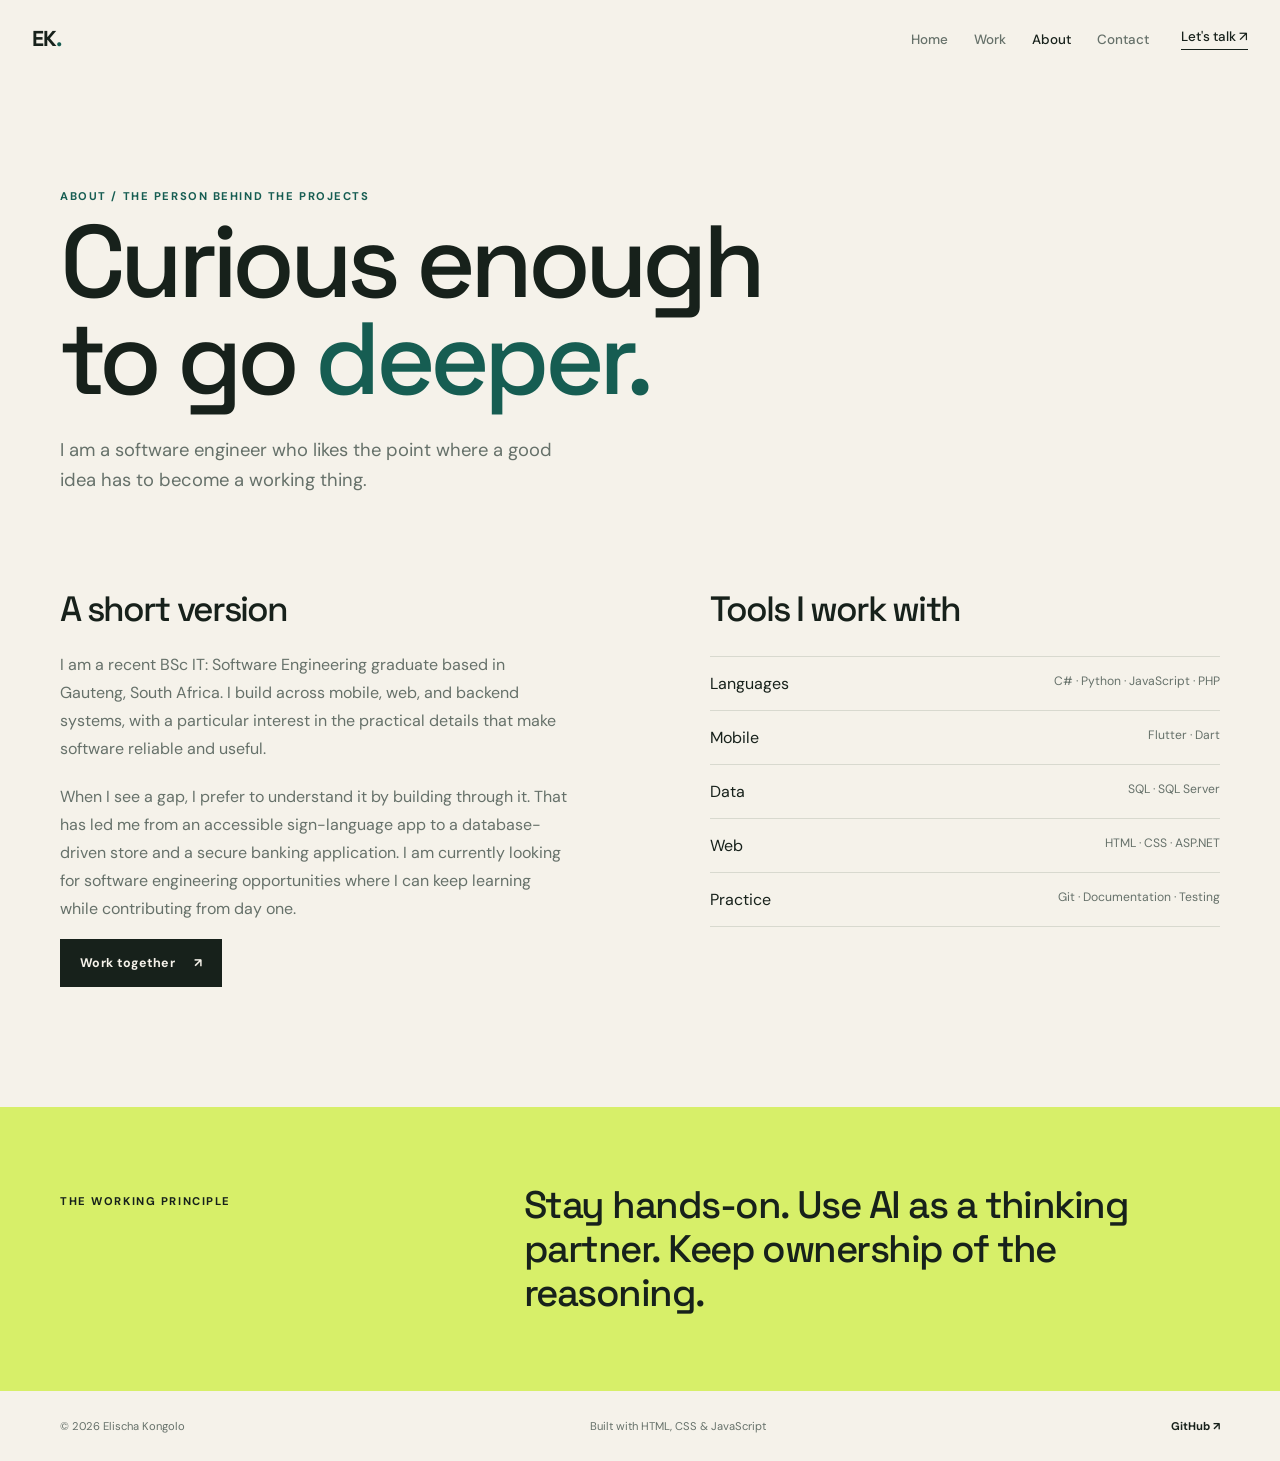
<file: about.html>
<!doctype html>
<html lang="en">
<head>
  <meta charset="utf-8">
  <meta name="viewport" content="width=device-width, initial-scale=1">
  <meta name="description" content="About Elischa Kongolo, software engineer.">
  <title>About | Elischa Kongolo</title>
  <link rel="stylesheet" href="styles.css">
</head>
<body>
  <header class="site-header"><a class="wordmark" href="index.html">EK<span>.</span></a><nav aria-label="Primary navigation"><a href="index.html">Home</a><a href="work.html">Work</a><a class="active" href="about.html">About</a><a href="contact.html">Contact</a></nav><a class="header-link" href="contact.html">Let's talk <span aria-hidden="true">↗</span></a></header>
  <main>
    <section class="inner-hero page-wrap"><p class="eyebrow">About / The person behind the projects</p><h1>Curious enough<br>to go <em>deeper.</em></h1><p class="hero-lede">I am a software engineer who likes the point where a good idea has to become a working thing.</p></section>
    <section class="bio-grid page-wrap"><div><h2>A short version</h2><p>I am a recent BSc IT: Software Engineering graduate based in Gauteng, South Africa. I build across mobile, web, and backend systems, with a particular interest in the practical details that make software reliable and useful.</p><p>When I see a gap, I prefer to understand it by building through it. That has led me from an accessible sign-language app to a database-driven store and a secure banking application. I am currently looking for software engineering opportunities where I can keep learning while contributing from day one.</p><a class="button button-dark" href="contact.html">Work together <span aria-hidden="true">↗</span></a></div><div><h2>Tools I work with</h2><div class="skill-list"><div class="skill-row"><span>Languages</span><span>C# · Python · JavaScript · PHP</span></div><div class="skill-row"><span>Mobile</span><span>Flutter · Dart</span></div><div class="skill-row"><span>Data</span><span>SQL · SQL Server</span></div><div class="skill-row"><span>Web</span><span>HTML · CSS · ASP.NET</span></div><div class="skill-row"><span>Practice</span><span>Git · Documentation · Testing</span></div></div></div></section>
    <section class="statement-band"><div class="page-wrap statement-grid"><p class="section-kicker">The working principle</p><p class="statement">Stay hands-on. Use AI as a thinking partner. Keep ownership of the reasoning.</p></div></section>
  </main>
  <footer class="site-footer page-wrap"><span>© 2026 Elischa Kongolo</span><span>Built with HTML, CSS & JavaScript</span><a href="https://github.com/ElischaKongolo" target="_blank" rel="noopener noreferrer">GitHub ↗</a></footer>
  <script src="script.js"></script>
</body>
</html>
</file>
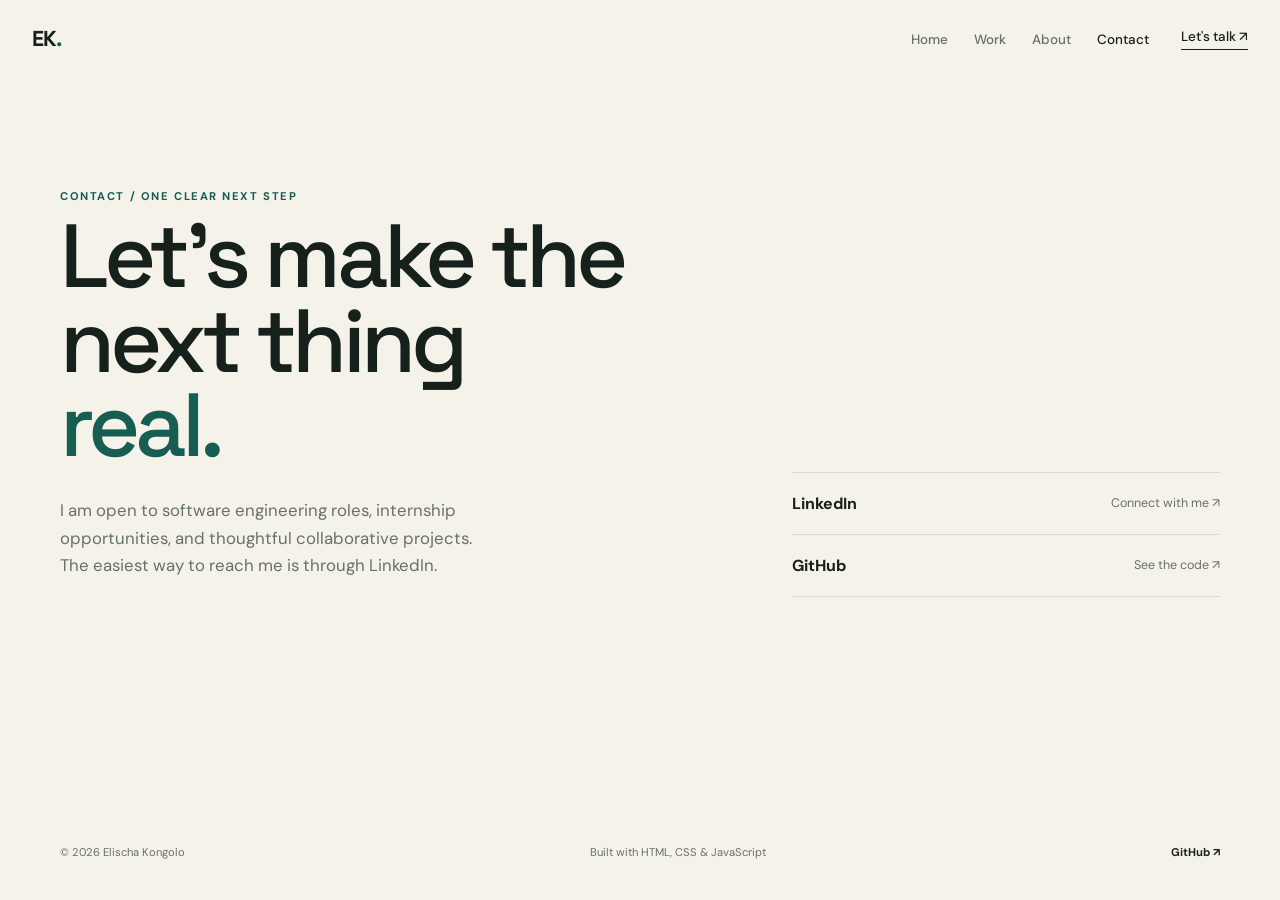
<file: contact.html>
<!doctype html>
<html lang="en">
<head>
  <meta charset="utf-8">
  <meta name="viewport" content="width=device-width, initial-scale=1">
  <meta name="description" content="Contact Elischa Kongolo about software engineering opportunities.">
  <title>Contact | Elischa Kongolo</title>
  <link rel="stylesheet" href="styles.css">
</head>
<body>
  <header class="site-header"><a class="wordmark" href="index.html">EK<span>.</span></a><nav aria-label="Primary navigation"><a href="index.html">Home</a><a href="work.html">Work</a><a href="about.html">About</a><a class="active" href="contact.html">Contact</a></nav><a class="header-link" href="contact.html">Let's talk <span aria-hidden="true">↗</span></a></header>
  <main>
    <section class="inner-hero page-wrap"><p class="eyebrow">Contact / One clear next step</p><div class="contact-layout"><div><h1>Let's make the next thing <em>real.</em></h1><p class="contact-intro">I am open to software engineering roles, internship opportunities, and thoughtful collaborative projects. The easiest way to reach me is through LinkedIn.</p></div><div class="contact-links"><a class="contact-link" href="https://www.linkedin.com/in/elischa-kongolo" target="_blank" rel="noopener noreferrer"><strong>LinkedIn</strong><span>Connect with me ↗</span></a><a class="contact-link" href="https://github.com/ElischaKongolo" target="_blank" rel="noopener noreferrer"><strong>GitHub</strong><span>See the code ↗</span></a></div></div></section>
  </main>
  <footer class="site-footer page-wrap"><span>© 2026 Elischa Kongolo</span><span>Built with HTML, CSS & JavaScript</span><a href="https://github.com/ElischaKongolo" target="_blank" rel="noopener noreferrer">GitHub ↗</a></footer>
  <script src="script.js"></script>
</body>
</html>
</file>
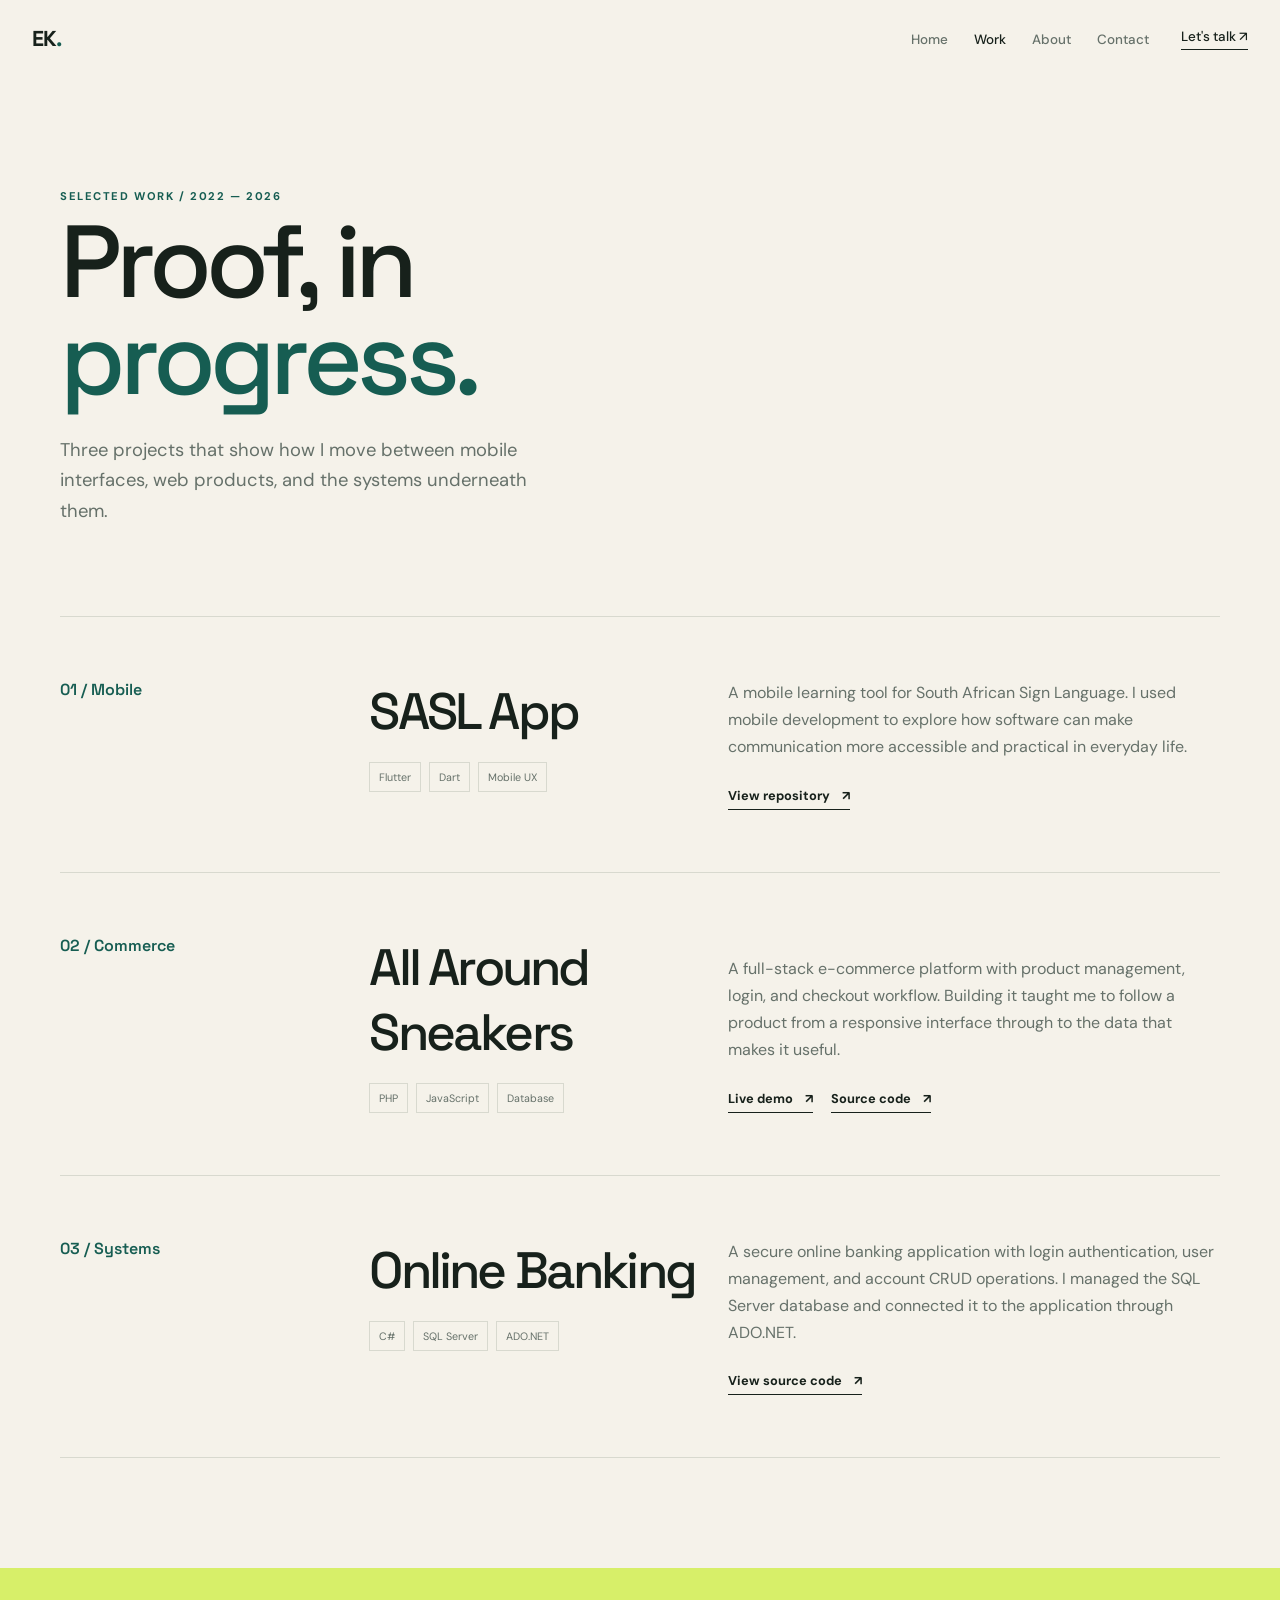
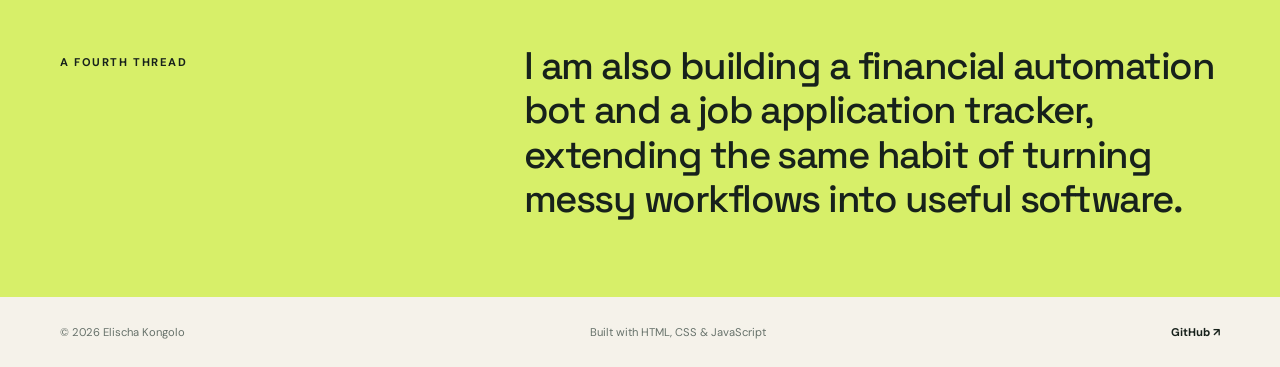
<file: work.html>
<!doctype html>
<html lang="en">
<head>
  <meta charset="utf-8">
  <meta name="viewport" content="width=device-width, initial-scale=1">
  <meta name="description" content="Selected software projects by Elischa Kongolo.">
  <title>Work | Elischa Kongolo</title>
  <link rel="stylesheet" href="styles.css">
</head>
<body>
  <header class="site-header"><a class="wordmark" href="index.html">EK<span>.</span></a><nav aria-label="Primary navigation"><a href="index.html">Home</a><a class="active" href="work.html">Work</a><a href="about.html">About</a><a href="contact.html">Contact</a></nav><a class="header-link" href="contact.html">Let's talk <span aria-hidden="true">↗</span></a></header>
  <main>
    <section class="inner-hero page-wrap"><p class="eyebrow">Selected work / 2022 — 2026</p><h1>Proof, in<br><em>progress.</em></h1><p class="hero-lede">Three projects that show how I move between mobile interfaces, web products, and the systems underneath them.</p></section>
    <section class="work-list page-wrap">
      <article class="work-item" id="sasl"><div class="work-index">01 / Mobile</div><div class="work-content"><div><h2>SASL App</h2><div class="tag-list"><span class="tag">Flutter</span><span class="tag">Dart</span><span class="tag">Mobile UX</span></div></div><div class="work-description"><p>A mobile learning tool for South African Sign Language. I used mobile development to explore how software can make communication more accessible and practical in everyday life.</p><div class="external-links"><a class="text-link" href="https://github.com/NathiDEV-dot/SASL-APP.git" target="_blank" rel="noopener noreferrer">View repository <span aria-hidden="true">↗</span></a></div></div></div></article>
      <article class="work-item" id="sneakers"><div class="work-index">02 / Commerce</div><div class="work-content"><div><h2>All Around Sneakers</h2><div class="tag-list"><span class="tag">PHP</span><span class="tag">JavaScript</span><span class="tag">Database</span></div></div><div class="work-description"><p>A full-stack e-commerce platform with product management, login, and checkout workflow. Building it taught me to follow a product from a responsive interface through to the data that makes it useful.</p><div class="external-links"><a class="text-link" href="https://allaroundsneakers.netlify.app/" target="_blank" rel="noopener noreferrer">Live demo <span aria-hidden="true">↗</span></a><a class="text-link" href="https://github.com/ElischaKongolo/all-around-sneakers.git" target="_blank" rel="noopener noreferrer">Source code <span aria-hidden="true">↗</span></a></div></div></div></article>
      <article class="work-item" id="banking"><div class="work-index">03 / Systems</div><div class="work-content"><div><h2>Online Banking</h2><div class="tag-list"><span class="tag">C#</span><span class="tag">SQL Server</span><span class="tag">ADO.NET</span></div></div><div class="work-description"><p>A secure online banking application with login authentication, user management, and account CRUD operations. I managed the SQL Server database and connected it to the application through ADO.NET.</p><div class="external-links"><a class="text-link" href="https://github.com/ElischaKongolo/OnlineBankingApp.git" target="_blank" rel="noopener noreferrer">View source code <span aria-hidden="true">↗</span></a></div></div></div></article>
    </section>
    <section class="statement-band"><div class="page-wrap statement-grid"><p class="section-kicker">A fourth thread</p><p class="statement">I am also building a financial automation bot and a job application tracker, extending the same habit of turning messy workflows into useful software.</p></div></section>
  </main>
  <footer class="site-footer page-wrap"><span>© 2026 Elischa Kongolo</span><span>Built with HTML, CSS & JavaScript</span><a href="https://github.com/ElischaKongolo" target="_blank" rel="noopener noreferrer">GitHub ↗</a></footer>
  <script src="script.js"></script>
</body>
</html>
</file>
<file: styles.css>
@import url('https://fonts.googleapis.com/css2?family=DM+Sans:wght@400;500;700&family=Space+Grotesk:wght@400;500;600;700&display=swap');

:root { --ink: #17211b; --muted: #66716a; --paper: #f5f2ea; --lime: #d7ef69; --teal: #165d52; --line: #d8d9cf; --orange: #ea7448; font-family: 'DM Sans', Arial, sans-serif; color: var(--ink); background: var(--paper); }
* { box-sizing: border-box; }
html { scroll-behavior: smooth; }
body { margin: 0; background: var(--paper); }
a { color: inherit; text-decoration: none; }
img { display: block; width: 100%; object-fit: cover; }
.page-wrap { width: min(1160px, calc(100% - 64px)); margin: 0 auto; }
.site-header { align-items: center; display: flex; gap: 32px; justify-content: space-between; margin: 0 auto; padding: 28px 32px; width: min(1280px, 100%); }
.wordmark { font: 700 1.35rem/1 'Space Grotesk', sans-serif; letter-spacing: -.05em; }
.wordmark span, .eyebrow, .section-kicker { color: var(--teal); }
nav { display: flex; gap: 26px; margin-left: auto; }
nav a, .header-link { color: var(--muted); font-size: .84rem; font-weight: 500; }
nav a:hover, nav a.active, .header-link:hover { color: var(--ink); }
.header-link { border-bottom: 1px solid var(--ink); color: var(--ink); padding-bottom: 4px; }
.hero { align-items: center; display: grid; gap: 9%; grid-template-columns: 1.35fr .65fr; min-height: 650px; padding-bottom: 94px; padding-top: 70px; }
.eyebrow, .section-kicker, .image-label { font-size: .7rem; font-weight: 700; letter-spacing: .14em; text-transform: uppercase; }
h1, h2, h3 { font-family: 'Space Grotesk', sans-serif; letter-spacing: -.055em; margin: 0; }
h1 { font-size: clamp(3.6rem, 7.6vw, 7rem); font-weight: 500; line-height: .94; max-width: 760px; }
h1 em { color: var(--teal); font-style: normal; }
.hero-lede { color: var(--muted); font-size: 1.15rem; line-height: 1.65; margin: 30px 0 34px; max-width: 510px; }
.hero-actions, .project-meta, .section-heading, .closing-grid { align-items: center; display: flex; }
.hero-actions { gap: 28px; }
.button { align-items: center; display: inline-flex; font-size: .78rem; font-weight: 700; gap: 18px; letter-spacing: .04em; padding: 16px 20px; transition: transform .2s ease, box-shadow .2s ease; }
.button:hover { box-shadow: 5px 5px 0 var(--orange); transform: translate(-3px, -3px); }
.button-dark { background: var(--ink); color: var(--paper); }
.button-light { background: var(--lime); color: var(--ink); }
.text-link { border-bottom: 1px solid currentColor; font-size: .8rem; font-weight: 700; padding-bottom: 5px; }
.text-link span { display: inline-block; margin-left: 9px; transition: transform .2s ease; }
.text-link:hover span { transform: translateX(5px); }
.portrait-frame { aspect-ratio: 4 / 5; background: var(--teal); overflow: hidden; position: relative; }
.portrait-frame img { filter: saturate(.8); height: 100%; mix-blend-mode: screen; opacity: .72; }
.image-label { background: var(--lime); bottom: 14px; left: 14px; padding: 9px 11px; position: absolute; }
.aside-note { color: var(--muted); font-size: .82rem; line-height: 1.55; margin: 18px 0 0 24px; max-width: 220px; }
.statement-band { background: var(--lime); padding: 76px 0; }
.statement-grid { display: grid; gap: 10%; grid-template-columns: 1fr 2fr; }
.statement-band .section-kicker { color: var(--ink); }
.statement { font: 500 clamp(1.7rem, 3vw, 2.75rem)/1.15 'Space Grotesk', sans-serif; letter-spacing: -.04em; margin: 0; max-width: 720px; }
.featured { padding-bottom: 120px; padding-top: 120px; }
.section-heading { justify-content: space-between; margin-bottom: 45px; }
.section-heading h2 { font-size: clamp(2.5rem, 5vw, 4.6rem); font-weight: 500; margin-top: 13px; }
.project-grid { display: grid; gap: 30px; grid-template-columns: 1.1fr .9fr; }
.project-card { display: block; }
.project-card-large { grid-row: span 2; }
.project-image { background: #d8ded2; overflow: hidden; position: relative; }
.project-card-large .project-image { aspect-ratio: 1 / 1.05; }
.project-card:not(.project-card-large) .project-image { aspect-ratio: 1.45 / 1; }
.project-image img { height: 100%; transition: transform .45s ease; }
.project-card:hover img { transform: scale(1.045); }
.project-number { background: var(--paper); font: 600 .85rem 'Space Grotesk', sans-serif; left: 14px; padding: 8px 10px; position: absolute; top: 14px; }
.project-meta { color: var(--teal); font-size: .67rem; font-weight: 700; gap: 18px; letter-spacing: .1em; margin-top: 18px; text-transform: uppercase; }
.project-meta span + span { color: var(--muted); }
.project-card h3 { font-size: 1.7rem; font-weight: 500; margin-top: 9px; }
.project-card p { color: var(--muted); font-size: .9rem; line-height: 1.55; margin: 8px 0 0; max-width: 480px; }
.closing-band { background: var(--teal); color: var(--paper); padding: 90px 0; }
.closing-grid { flex-wrap: wrap; gap: 22px 50px; justify-content: space-between; }
.closing-grid .section-kicker { color: var(--lime); flex-basis: 100%; }
.closing-grid h2 { font-size: clamp(2.4rem, 5vw, 5rem); font-weight: 500; line-height: .98; max-width: 690px; }
.site-footer { align-items: center; color: var(--muted); display: flex; font-size: .7rem; gap: 22px; justify-content: space-between; padding-bottom: 28px; padding-top: 28px; }
.site-footer a { color: var(--ink); font-weight: 700; }
.inner-hero { padding-bottom: 90px; padding-top: 100px; }
.inner-hero h1 { font-size: clamp(3.6rem, 8vw, 7.5rem); max-width: 900px; }
.inner-hero .hero-lede { margin-bottom: 0; margin-top: 28px; }
.work-list { border-top: 1px solid var(--line); padding-bottom: 110px; }
.work-item { border-bottom: 1px solid var(--line); display: grid; gap: 6%; grid-template-columns: .22fr .78fr; padding: 62px 0; }
.work-index { color: var(--teal); font: 600 1rem 'Space Grotesk', sans-serif; }
.work-content { display: grid; gap: 30px; grid-template-columns: .8fr 1.2fr; }
.work-content h2 { font-size: clamp(2rem, 4vw, 3.7rem); font-weight: 500; }
.work-content p { color: var(--muted); line-height: 1.7; margin: 0; }
.work-description { align-self: end; }
.tag-list { display: flex; flex-wrap: wrap; gap: 8px; margin-top: 18px; }
.tag { border: 1px solid var(--line); color: var(--muted); font-size: .67rem; padding: 7px 9px; }
.external-links { display: flex; gap: 18px; margin-top: 26px; }
.bio-grid { display: grid; gap: 12%; grid-template-columns: 1fr 1fr; padding-bottom: 120px; }
.bio-grid h2 { font-size: 2.2rem; font-weight: 500; }
.bio-grid p { color: var(--muted); font-size: 1rem; line-height: 1.75; margin-top: 20px; }
.skill-list { border-top: 1px solid var(--line); margin-top: 25px; }
.skill-row { border-bottom: 1px solid var(--line); display: flex; justify-content: space-between; padding: 16px 0; }
.skill-row span:last-child { color: var(--muted); font-size: .76rem; }
.contact-layout { display: grid; gap: 14%; grid-template-columns: 1fr .75fr; padding-bottom: 130px; }
.contact-layout h1 { font-size: clamp(3.6rem, 7vw, 6.7rem); }
.contact-intro { color: var(--muted); font-size: 1.05rem; line-height: 1.65; margin-top: 30px; max-width: 440px; }
.contact-links { align-self: end; border-top: 1px solid var(--line); }
.contact-link { align-items: center; border-bottom: 1px solid var(--line); display: flex; justify-content: space-between; padding: 20px 0; }
.contact-link span { color: var(--muted); font-size: .78rem; }
.reveal { animation: rise .7s both; }
.reveal-delay { animation-delay: .12s; }
@keyframes rise { from { opacity: 0; transform: translateY(18px); } to { opacity: 1; transform: translateY(0); } }
@media (max-width: 720px) { .page-wrap { width: min(100% - 40px, 560px); } .site-header { flex-wrap: wrap; padding: 22px 20px; } nav { gap: 16px; order: 3; width: 100%; } .header-link { margin-left: auto; } .hero, .statement-grid, .project-grid, .work-content, .bio-grid, .contact-layout { display: block; } .hero { min-height: auto; padding-bottom: 72px; padding-top: 55px; } h1 { font-size: clamp(3.3rem, 16vw, 5.2rem); } .hero-aside { margin-top: 58px; } .portrait-frame { margin-left: 24%; width: 76%; } .aside-note { margin-left: 24%; } .statement-grid .section-kicker { margin-bottom: 25px; } .featured { padding-bottom: 76px; padding-top: 76px; } .section-heading { align-items: flex-start; display: block; } .section-heading .text-link { display: inline-block; margin-top: 22px; } .project-card, .project-card-large { margin-bottom: 46px; } .project-card-large .project-image { aspect-ratio: 1 / .95; } .closing-grid { align-items: flex-start; display: flex; } .closing-grid .button { margin-top: 18px; } .site-footer { align-items: flex-start; flex-direction: column; gap: 8px; } .inner-hero { padding-bottom: 65px; padding-top: 65px; } .work-item { display: block; padding: 38px 0; } .work-index { margin-bottom: 20px; } .work-content h2 { margin-bottom: 28px; } .work-description { margin-top: 22px; } .bio-grid, .contact-layout { padding-bottom: 80px; } .bio-grid > div + div, .contact-links { margin-top: 60px; } }
</file>
